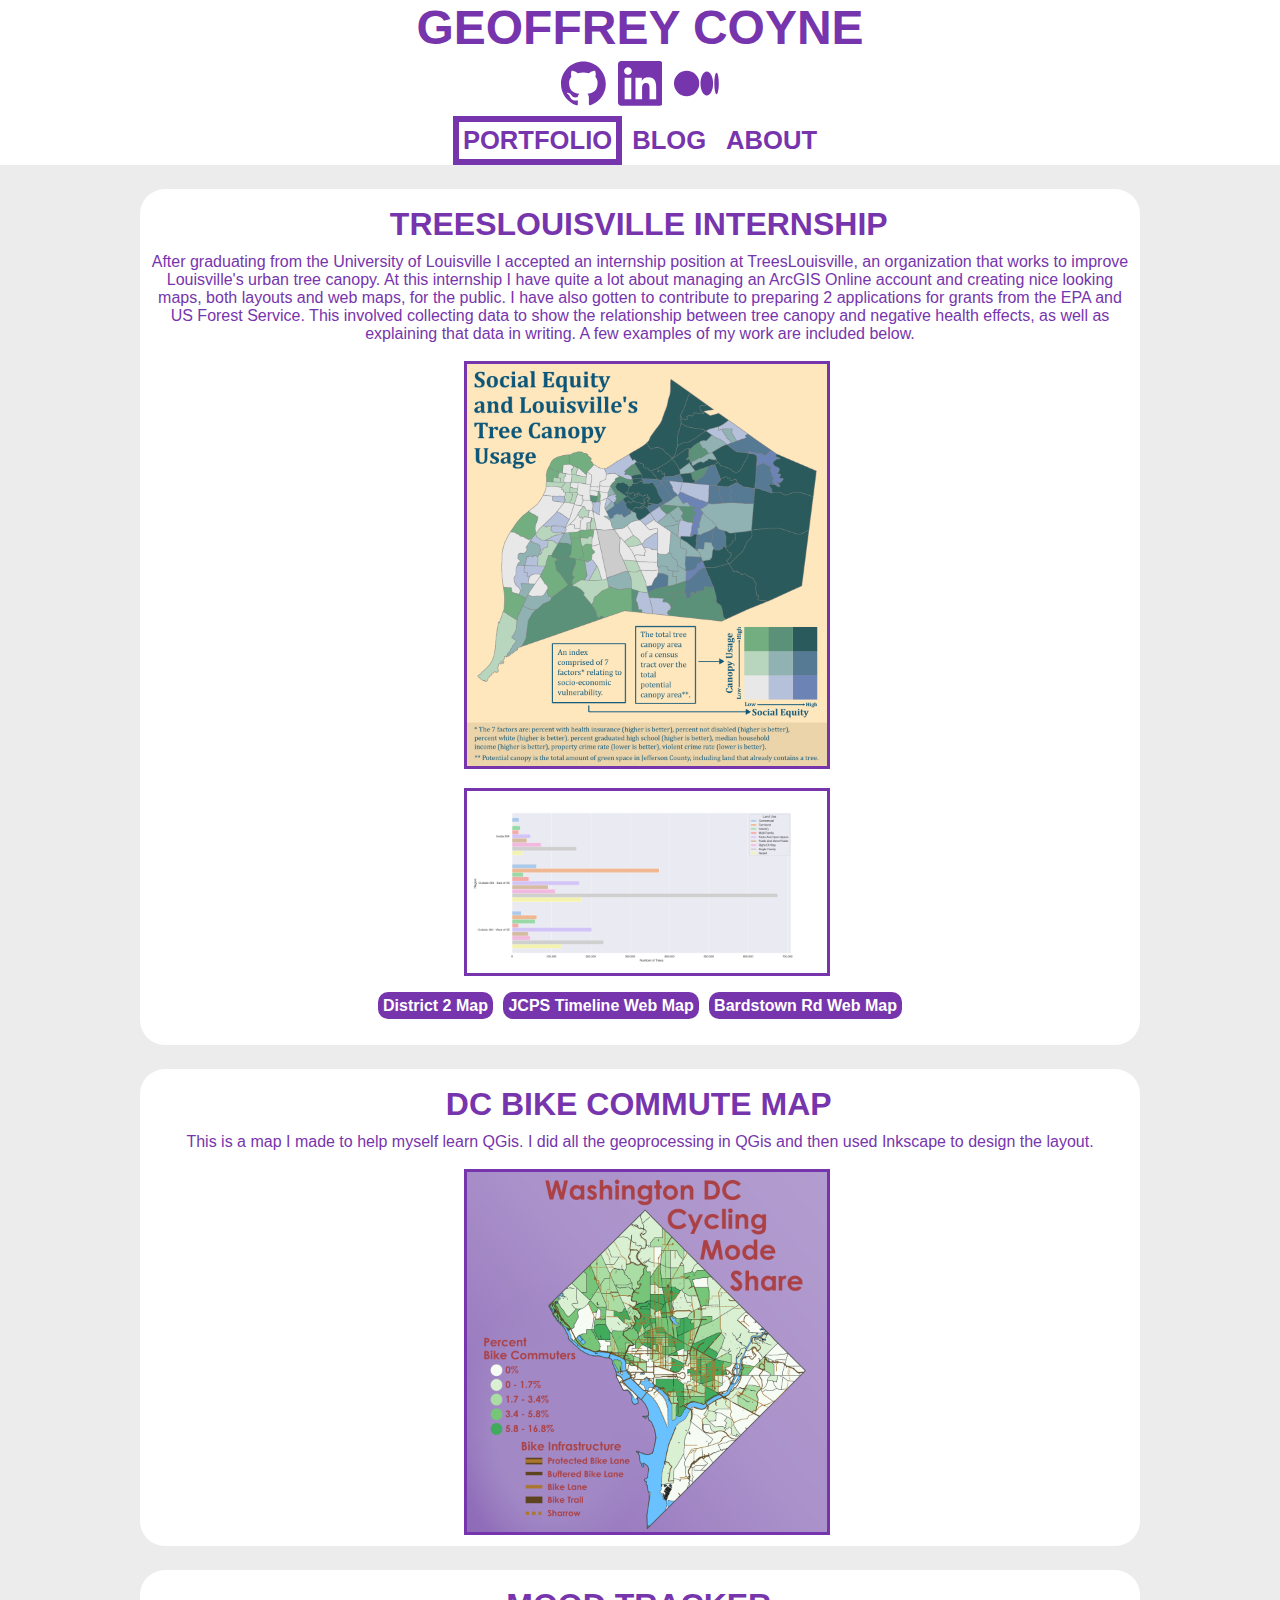
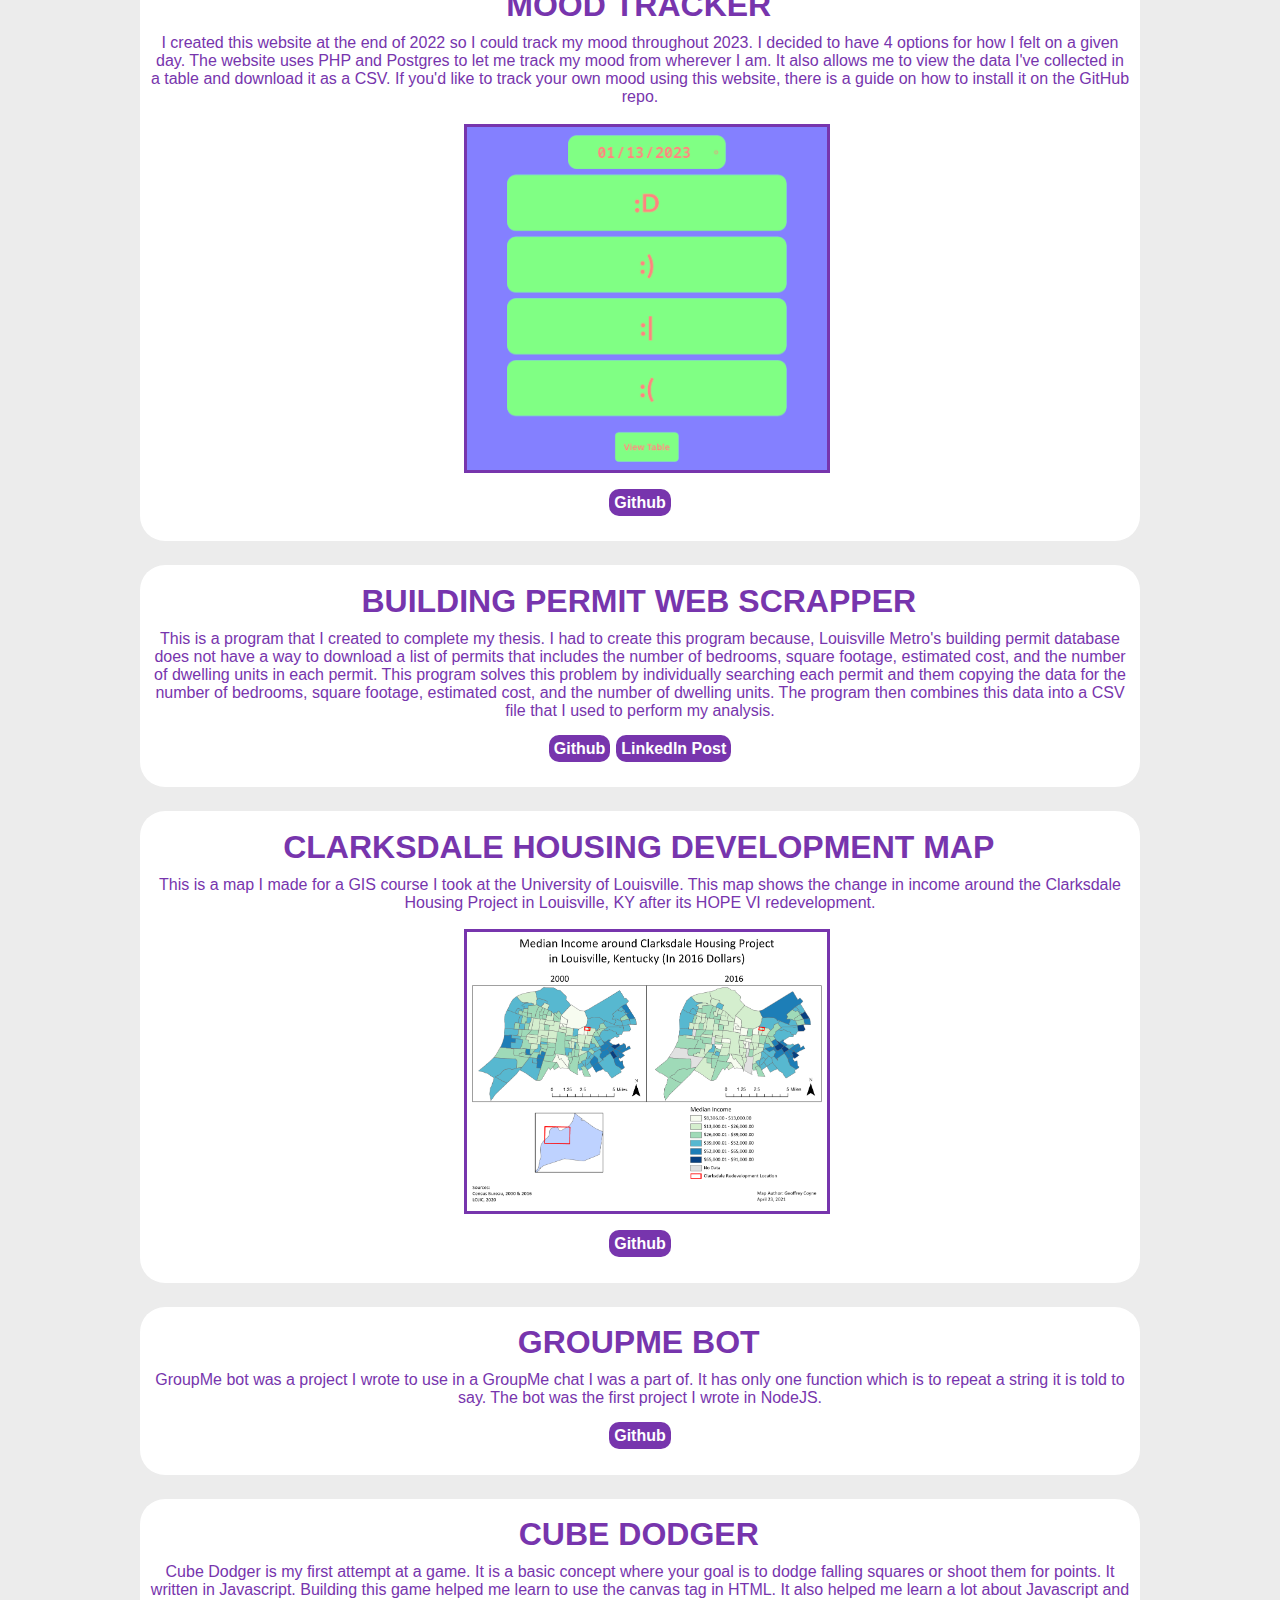
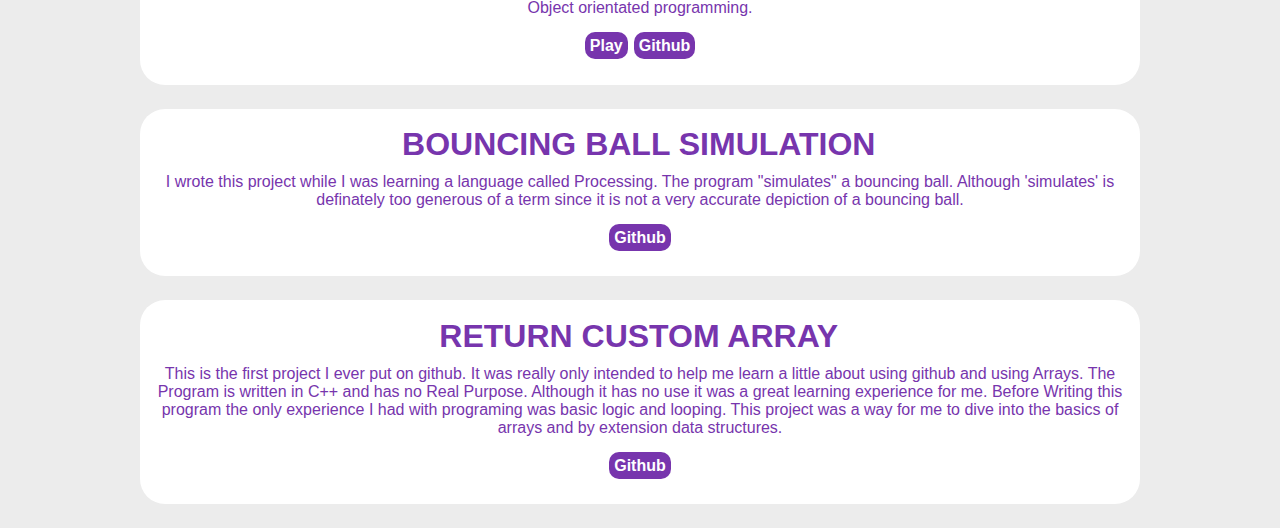
<file: index.html>
<!DOCTYPE html>
<html>
    <head>
        <meta charset="UTF-8">
        <title>Geoffrey's Site</title>
        <link rel="apple-touch-icon" sizes="180x180" href="/apple-touch-icon.png">
        <link rel="icon" type="image/png" sizes="32x32" href="/favicon-32x32.png">
        <link rel="icon" type="image/png" sizes="16x16" href="/favicon-16x16.png">
        <link rel="manifest" href="/site.webmanifest">
        <link rel="mask-icon" href="/safari-pinned-tab.svg" color="#5bbad5">
        <meta name="msapplication-TileColor" content="#da532c">
        <meta name="theme-color" content="#ffffff">
        <link id="stylesheet-link" rel="stylesheet" type="text/css" href="style-lightmode.css">
        <script src="script.js"></script>
    </head>
    <body>
        <header>
            <a onclick="switchLights()" title=" Flip the Light Switch"><h1>Geoffrey Coyne</h1></a>
            <div id="links">
                <div><a id="github" href="https://github.com/geoffcoyne"><svg role="img" viewBox="0 0 24 24" xmlns="http://www.w3.org/2000/svg"><path d="M12 .297c-6.63 0-12 5.373-12 12 0 5.303 3.438 9.8 8.205 11.385.6.113.82-.258.82-.577 0-.285-.01-1.04-.015-2.04-3.338.724-4.042-1.61-4.042-1.61C4.422 18.07 3.633 17.7 3.633 17.7c-1.087-.744.084-.729.084-.729 1.205.084 1.838 1.236 1.838 1.236 1.07 1.835 2.809 1.305 3.495.998.108-.776.417-1.305.76-1.605-2.665-.3-5.466-1.332-5.466-5.93 0-1.31.465-2.38 1.235-3.22-.135-.303-.54-1.523.105-3.176 0 0 1.005-.322 3.3 1.23.96-.267 1.98-.399 3-.405 1.02.006 2.04.138 3 .405 2.28-1.552 3.285-1.23 3.285-1.23.645 1.653.24 2.873.12 3.176.765.84 1.23 1.91 1.23 3.22 0 4.61-2.805 5.625-5.475 5.92.42.36.81 1.096.81 2.22 0 1.606-.015 2.896-.015 3.286 0 .315.21.69.825.57C20.565 22.092 24 17.592 24 12.297c0-6.627-5.373-12-12-12"/></svg></a></div>
                <div><a id="linkedin" href="https://www.linkedin.com/in/geoffrey-coyne-46316918b"><svg role="img" viewBox="0 0 24 24" xmlns="http://www.w3.org/2000/svg"><title>LinkedIn</title><path d="M20.447 20.452h-3.554v-5.569c0-1.328-.027-3.037-1.852-3.037-1.853 0-2.136 1.445-2.136 2.939v5.667H9.351V9h3.414v1.561h.046c.477-.9 1.637-1.85 3.37-1.85 3.601 0 4.267 2.37 4.267 5.455v6.286zM5.337 7.433c-1.144 0-2.063-.926-2.063-2.065 0-1.138.92-2.063 2.063-2.063 1.14 0 2.064.925 2.064 2.063 0 1.139-.925 2.065-2.064 2.065zm1.782 13.019H3.555V9h3.564v11.452zM22.225 0H1.771C.792 0 0 .774 0 1.729v20.542C0 23.227.792 24 1.771 24h20.451C23.2 24 24 23.227 24 22.271V1.729C24 .774 23.2 0 22.222 0h.003z"/></svg></a></div>
                <div><a id="medium" href="https://medium.com/@gmancoyne"><svg role="img" viewBox="0 0 24 24" xmlns="http://www.w3.org/2000/svg"><title>Medium</title><path d="M13.54 12a6.8 6.8 0 01-6.77 6.82A6.8 6.8 0 010 12a6.8 6.8 0 016.77-6.82A6.8 6.8 0 0113.54 12zM20.96 12c0 3.54-1.51 6.42-3.38 6.42-1.87 0-3.39-2.88-3.39-6.42s1.52-6.42 3.39-6.42 3.38 2.88 3.38 6.42M24 12c0 3.17-.53 5.75-1.19 5.75-.66 0-1.19-2.58-1.19-5.75s.53-5.75 1.19-5.75C23.47 6.25 24 8.83 24 12z"/></svg></a></div>
            </div>
        </header> 
        <nav>
            <div class="navbaritem" id="activepage"><a href="index.html">Portfolio</a></div>
            <div class="navbaritem"><a href="blogs.html">Blog</a></div>
            <div class="navbaritem"><a href="about.html">About</a></div>
        </nav>  
        <article>
            <div class="post">
                <h2>Return Custom Array</h2>
                <div class="postcontent">
                    <div class="posttext">
                        <p>This is the first project I ever put on github. It was really only intended to help me learn a little about using github and using Arrays. The Program is written in C++ and has no Real Purpose. Although it has no use it was a great learning experience for me. Before Writing this program the only experience I had with programing was basic logic and looping. This project was a way for me to dive into the basics of arrays and by extension data structures.</p>
                        <p class="postlink"><a href="https://github.com/geoffcoyne/Return-Custom-Array">Github</a></p>
                    </div>
                </div>
            </div>
            <div class="post">
                <h2>Bouncing Ball Simulation</h2>
                <div class="postcontent">
                    <div class="posttext">
                        <p>I wrote this project while I was learning a language called Processing. The program "simulates" a bouncing ball. Although 'simulates' is definately too generous of a term since it is not a very accurate depiction of a bouncing ball.</p>
                        <p class="postlink"><a href="https://github.com/geoffcoyne/Boucing-Ball-Simulation">Github</a></p>
                    </div>
                </div>
            </div>
            <div class="post">
                <h2>Cube Dodger</h2>
                <div class="postcontent">
                    <div class="posttext">
                        <p>Cube Dodger is my first attempt at a game. It is a basic concept where your goal is to dodge falling squares or shoot them for points. It written in Javascript. Building this game helped me learn to use the canvas tag in HTML. It also helped me learn a lot about Javascript and Object orientated programming.</p>
                        <p class="postlink"><a href="https://geoffcoyne.github.io/Cube-Dodger/">Play</a><a href="https://github.com/cheese917/Cube-Dodger">Github</a></p>
                    </div>
                </div>
            </div>
            <div class="post">
                <h2>GroupMe Bot</h2>
                <div class="postcontent">
                    <div class="posttext">
                        <p>GroupMe bot was a project I wrote to use in a GroupMe chat I was a part of. It has only one function which is to repeat a string it is told to say. The bot was the first project I wrote in NodeJS.</p>
                        <p class="postlink"><a href="https://github.com/geoffcoyne/GroupMe-Bot">Github</a></p>
                    </div>
                </div>
            </div>
            <div class="post">
                <h2>Clarksdale Housing Development Map</h2>
                <div class="postcontent">
                    <div class="posttext">
                        <p>This is a map I made for a GIS course I took at the University of Louisville. This map shows the change in income around the Clarksdale Housing Project in Louisville, KY after its HOPE VI redevelopment.</p>
                        <div class="postimage">
                            <a href="media/portfolio/Clarksdale.PNG"><image src="media/portfolio/Clarksdale.PNG" class="image"></image></a>
                        </div>
                        <p class="postlink"><a href="https://github.com/geoffcoyne/ClarksdaleHousingDevelopmentMap">Github</a></p>
                    </div>
                </div>
            </div>
            <div class="post">
                <h2>Building Permit Web Scrapper</h2>
                <div class="postcontent">
                    <div class="posttext">
                        <p>This is a program that I created to complete my thesis. I had to create this program because, Louisville Metro's building permit database does not have a way to download a list of permits that includes the number of bedrooms, square footage, estimated cost, and the number of dwelling units in each permit. This program solves this problem by individually searching each permit and them copying the data for the number of bedrooms, square footage, estimated cost, and the number of dwelling units. The program then combines this data into a CSV file that I used to perform my analysis.</p>
                        <p class="postlink"><a href="https://github.com/geoffcoyne/BuildingPermitWebScraper">Github</a><a href="https://www.linkedin.com/pulse/building-web-scraper-obtain-permits-louisville-ky-geoffrey-coyne/">LinkedIn Post</a></p>
                    </div>
                </div>
            </div>
            <div class="post">
                <h2>Mood Tracker</h2>
                <div class="postcontent">
                    <div class="posttext">
                        <p>I created this website at the end of 2022 so I could track my mood throughout 2023. I decided to have 4 options for how I felt on a given day. The website uses PHP and Postgres to let me track my mood from wherever I am. It also allows me to view the data I've collected in a table and download it as a CSV. If you'd like to track your own mood using this website, there is a guide on how to install it on the GitHub repo.</p>
                        <div class="postimage">
                            <a href="media/portfolio/homepage.png"><image src="media/portfolio/homepage.png" class="image"></image></a>
                        </div>
                        <p class="postlink"><a href="https://github.com/geoffcoyne/Mood-Tracker">Github</a></p>
                    </div>
                </div>
            </div>
            <div class="post">
                <h2>DC Bike Commute Map</h2>
                <div class="postcontent">
                    <div class="posttext">
                        <p>This is a map I made to help myself learn QGis. I did all the geoprocessing in QGis and then used Inkscape to design the layout.</p>
                        <div class="postimage">
                            <a href="media/portfolio/DCBikeCommutes.png"><image src="media/portfolio/DCBikeCommutes.png" class="image"></image></a>
                        </div>
                    </div>
                </div>
            </div>
            <div class="post">
                <h2>TreesLouisville Internship</h2>
                <div class="postcontent">
                    <div class="posttext">
                        <p>After graduating from the University of Louisville I accepted an internship position at TreesLouisville, an organization that works to improve Louisville's urban tree canopy. At this internship I have quite a lot about managing an ArcGIS Online account and creating nice looking maps, both layouts and web maps, for the public. I have also gotten to contribute to preparing 2 applications for grants from the EPA and US Forest Service. This involved collecting data to show the relationship between tree canopy and negative health effects, as well as explaining that data in writing. A few examples of my work are included below.</p>
                        <div class="postimage">
                            <a href="media/portfolio/AddendumSocialEquityCanopyRatioMap.png"><image src="media/portfolio/AddendumSocialEquityCanopyRatioMap.png" class="image"></image></a>
                        </div>
                        <div class="postimage">
                            <a href="media/portfolio/LandUsesAndInterstateGeographies.png"><image src="media/portfolio/LandUsesAndInterstateGeographies.png" class="image"></image></a>
                        </div>
                        <p class="postlink"><a href="media/portfolio/D2Projects.pdf">District 2 Map</a>
                        <a href="https://experience.arcgis.com/experience/5b4ba7be19424d2dbbefd68676d6ddb6/">JCPS Timeline Web Map</a>
                        <a href="https://experience.arcgis.com/experience/2a2b48f32c474144a74c453ebbc19878/">Bardstown Rd Web Map</a>
                    </div>
                </div>
            </div>
        </article>        
    </body>
</html>
</file>
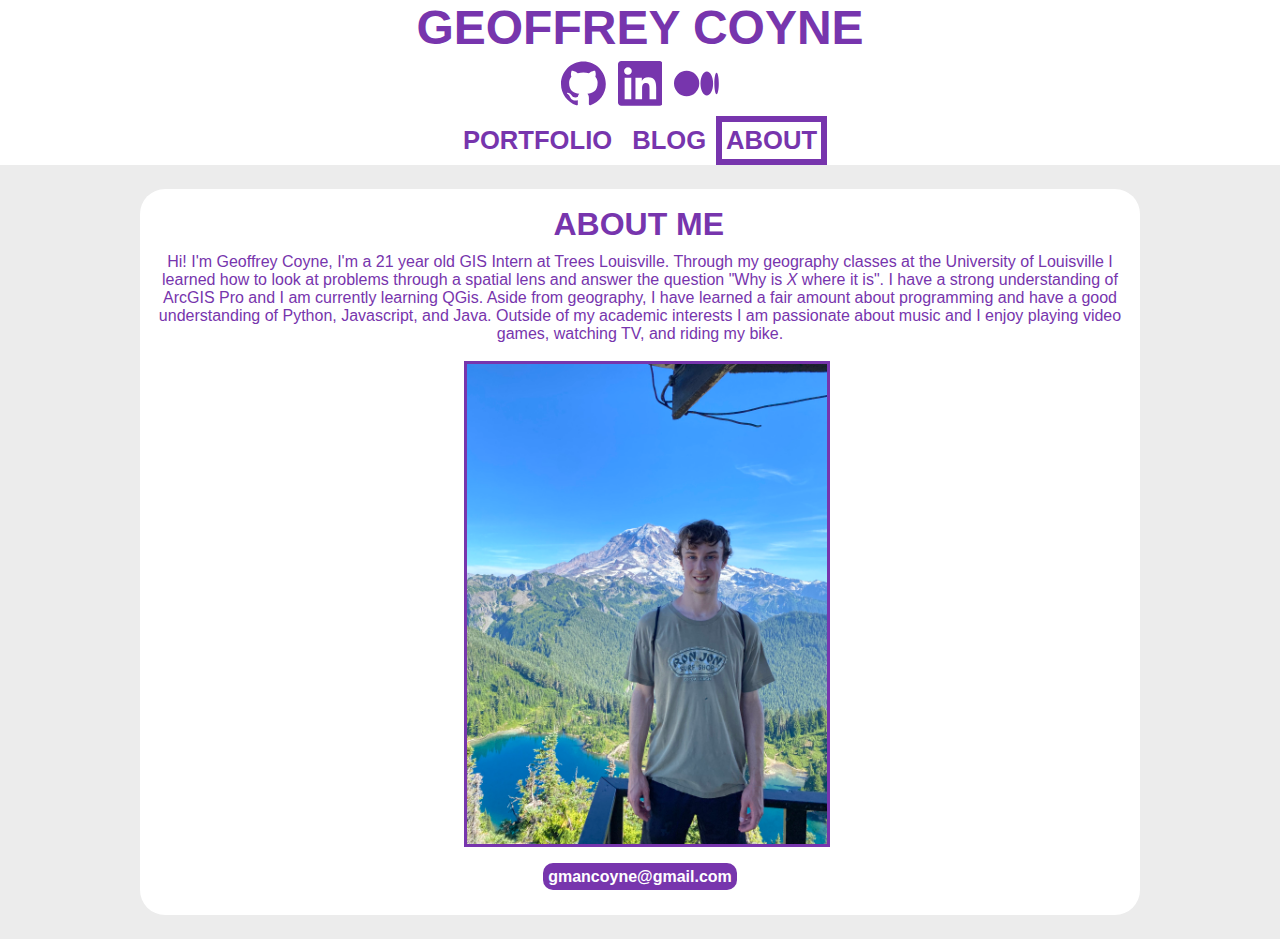
<file: about.html>
<!DOCTYPE html>
<html>
    <head>
        <meta charset="UTF-8">
        <title>Geoffrey's Site</title>
        <link rel="apple-touch-icon" sizes="180x180" href="/apple-touch-icon.png">
        <link rel="icon" type="image/png" sizes="32x32" href="/favicon-32x32.png">
        <link rel="icon" type="image/png" sizes="16x16" href="/favicon-16x16.png">
        <link rel="manifest" href="/site.webmanifest">
        <link rel="mask-icon" href="/safari-pinned-tab.svg" color="#5bbad5">
        <meta name="msapplication-TileColor" content="#da532c">
        <meta name="theme-color" content="#ffffff">
        <link id="stylesheet-link" rel="stylesheet" type="text/css" href="style-lightmode.css">
        <script src="script.js"></script>
    </head>
    <body>
        <header>
            <a onclick="switchLights()" title=" Flip the Light Switch"><h1>Geoffrey Coyne</h1></a>
            <div id="links">
                <div><a id="github" href="https://github.com/geoffcoyne"><svg role="img" viewBox="0 0 24 24" xmlns="http://www.w3.org/2000/svg"><path d="M12 .297c-6.63 0-12 5.373-12 12 0 5.303 3.438 9.8 8.205 11.385.6.113.82-.258.82-.577 0-.285-.01-1.04-.015-2.04-3.338.724-4.042-1.61-4.042-1.61C4.422 18.07 3.633 17.7 3.633 17.7c-1.087-.744.084-.729.084-.729 1.205.084 1.838 1.236 1.838 1.236 1.07 1.835 2.809 1.305 3.495.998.108-.776.417-1.305.76-1.605-2.665-.3-5.466-1.332-5.466-5.93 0-1.31.465-2.38 1.235-3.22-.135-.303-.54-1.523.105-3.176 0 0 1.005-.322 3.3 1.23.96-.267 1.98-.399 3-.405 1.02.006 2.04.138 3 .405 2.28-1.552 3.285-1.23 3.285-1.23.645 1.653.24 2.873.12 3.176.765.84 1.23 1.91 1.23 3.22 0 4.61-2.805 5.625-5.475 5.92.42.36.81 1.096.81 2.22 0 1.606-.015 2.896-.015 3.286 0 .315.21.69.825.57C20.565 22.092 24 17.592 24 12.297c0-6.627-5.373-12-12-12"/></svg></a></div>
                <div><a id="linkedin" href="https://www.linkedin.com/in/geoffrey-coyne-46316918b"><svg role="img" viewBox="0 0 24 24" xmlns="http://www.w3.org/2000/svg"><title>LinkedIn</title><path d="M20.447 20.452h-3.554v-5.569c0-1.328-.027-3.037-1.852-3.037-1.853 0-2.136 1.445-2.136 2.939v5.667H9.351V9h3.414v1.561h.046c.477-.9 1.637-1.85 3.37-1.85 3.601 0 4.267 2.37 4.267 5.455v6.286zM5.337 7.433c-1.144 0-2.063-.926-2.063-2.065 0-1.138.92-2.063 2.063-2.063 1.14 0 2.064.925 2.064 2.063 0 1.139-.925 2.065-2.064 2.065zm1.782 13.019H3.555V9h3.564v11.452zM22.225 0H1.771C.792 0 0 .774 0 1.729v20.542C0 23.227.792 24 1.771 24h20.451C23.2 24 24 23.227 24 22.271V1.729C24 .774 23.2 0 22.222 0h.003z"/></svg></a></div>
                <div><a id="medium" href="https://medium.com/@gmancoyne"><svg role="img" viewBox="0 0 24 24" xmlns="http://www.w3.org/2000/svg"><title>Medium</title><path d="M13.54 12a6.8 6.8 0 01-6.77 6.82A6.8 6.8 0 010 12a6.8 6.8 0 016.77-6.82A6.8 6.8 0 0113.54 12zM20.96 12c0 3.54-1.51 6.42-3.38 6.42-1.87 0-3.39-2.88-3.39-6.42s1.52-6.42 3.39-6.42 3.38 2.88 3.38 6.42M24 12c0 3.17-.53 5.75-1.19 5.75-.66 0-1.19-2.58-1.19-5.75s.53-5.75 1.19-5.75C23.47 6.25 24 8.83 24 12z"/></svg></a></div>
            </div>
        </header> 
        <nav>
            <div class="navbaritem"><a href="index.html">Portfolio</a></div>
            <div class="navbaritem"><a href="blogs.html">Blog</a></div>
            <div class="navbaritem" id="activepage"><a href="about.html">About</a></div>
        </nav>  
        <article>
            <div class="post">
                <h2>About Me</h2>
                <div class="postcontent">
                    <div class="posttext">
                        <p>Hi! I'm Geoffrey Coyne, I'm a 21 year old GIS Intern at Trees Louisville. Through my geography classes at the University of Louisville I learned how to look at problems through a spatial lens and answer the question "Why is <i>X</i> where it is". I have a strong understanding of ArcGIS Pro and I am currently learning QGis. Aside from geography, I have learned a fair amount about programming and have a good understanding of Python, Javascript, and Java. Outside of my academic interests I am passionate about music and I enjoy playing video games, watching TV, and riding my bike. </p>
                        <div class="postimage">
                            <a href="media/about/me.JPEG"><image src="media/about/me.JPEG" class="image"></image></a>
                        </div>
                        <p class="postlink"><a href="mailto: gmancoyne@gmail.com">gmancoyne@gmail.com</a></p> 
                    </div> 
                </div>
            </div>
        </article>        
    </body>
</html>
</file>
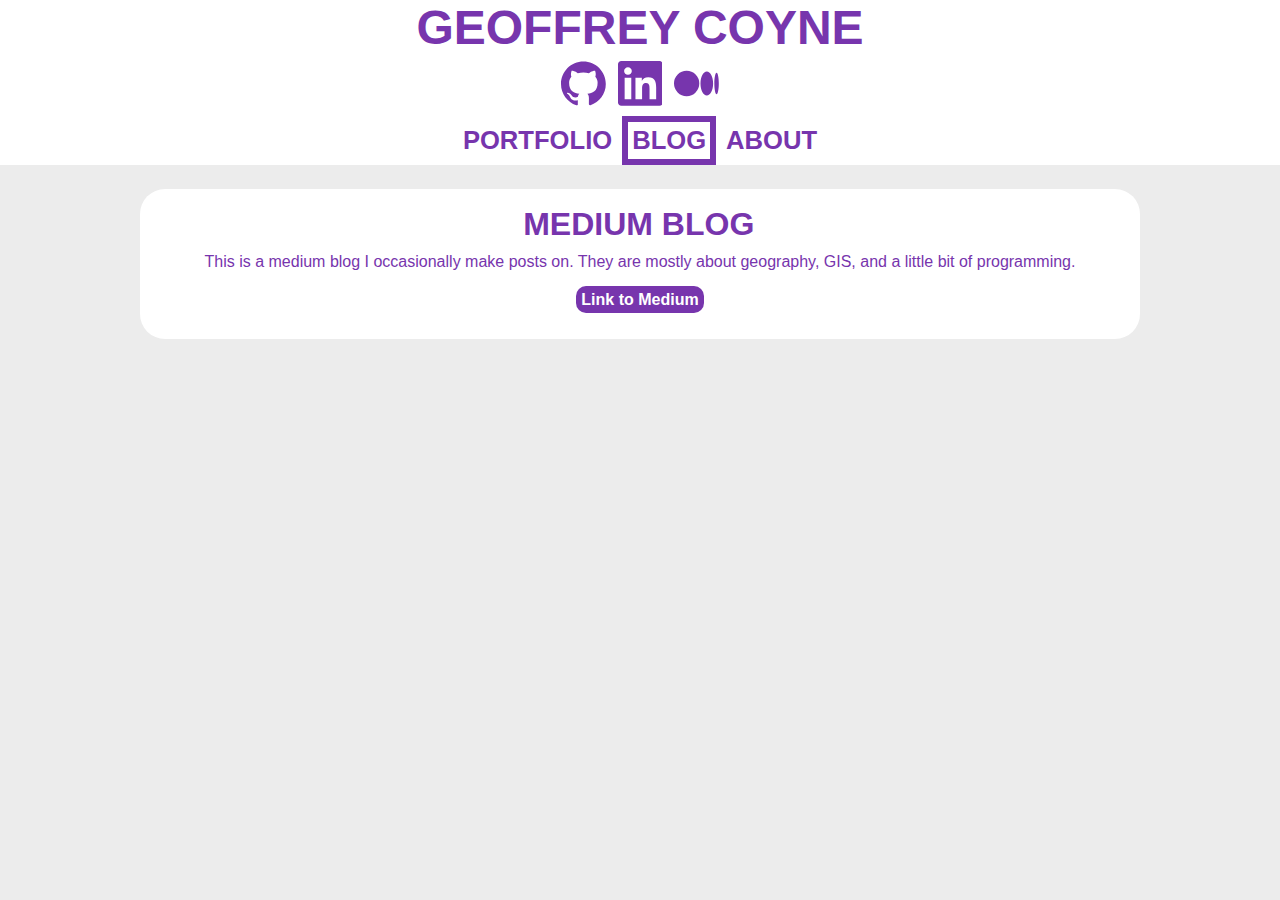
<file: blogs.html>
<!DOCTYPE html>
<html>
    <head>
        <meta charset="UTF-8">
        <title>Geoffrey's Site</title>
        <link rel="apple-touch-icon" sizes="180x180" href="/apple-touch-icon.png">
        <link rel="icon" type="image/png" sizes="32x32" href="/favicon-32x32.png">
        <link rel="icon" type="image/png" sizes="16x16" href="/favicon-16x16.png">
        <link rel="manifest" href="/site.webmanifest">
        <link rel="mask-icon" href="/safari-pinned-tab.svg" color="#5bbad5">
        <meta name="msapplication-TileColor" content="#da532c">
        <meta name="theme-color" content="#ffffff">
        <link id="stylesheet-link" rel="stylesheet" type="text/css" href="style-lightmode.css">
        <script src="script.js"></script>
    </head>
    <body>
        <header>
            <a onclick="switchLights()" title=" Flip the Light Switch"><h1>Geoffrey Coyne</h1></a>
            <div id="links">
                <div><a id="github" href="https://github.com/geoffcoyne"><svg role="img" viewBox="0 0 24 24" xmlns="http://www.w3.org/2000/svg"><path d="M12 .297c-6.63 0-12 5.373-12 12 0 5.303 3.438 9.8 8.205 11.385.6.113.82-.258.82-.577 0-.285-.01-1.04-.015-2.04-3.338.724-4.042-1.61-4.042-1.61C4.422 18.07 3.633 17.7 3.633 17.7c-1.087-.744.084-.729.084-.729 1.205.084 1.838 1.236 1.838 1.236 1.07 1.835 2.809 1.305 3.495.998.108-.776.417-1.305.76-1.605-2.665-.3-5.466-1.332-5.466-5.93 0-1.31.465-2.38 1.235-3.22-.135-.303-.54-1.523.105-3.176 0 0 1.005-.322 3.3 1.23.96-.267 1.98-.399 3-.405 1.02.006 2.04.138 3 .405 2.28-1.552 3.285-1.23 3.285-1.23.645 1.653.24 2.873.12 3.176.765.84 1.23 1.91 1.23 3.22 0 4.61-2.805 5.625-5.475 5.92.42.36.81 1.096.81 2.22 0 1.606-.015 2.896-.015 3.286 0 .315.21.69.825.57C20.565 22.092 24 17.592 24 12.297c0-6.627-5.373-12-12-12"/></svg></a></div>
                <div><a id="linkedin" href="https://www.linkedin.com/in/geoffrey-coyne-46316918b"><svg role="img" viewBox="0 0 24 24" xmlns="http://www.w3.org/2000/svg"><title>LinkedIn</title><path d="M20.447 20.452h-3.554v-5.569c0-1.328-.027-3.037-1.852-3.037-1.853 0-2.136 1.445-2.136 2.939v5.667H9.351V9h3.414v1.561h.046c.477-.9 1.637-1.85 3.37-1.85 3.601 0 4.267 2.37 4.267 5.455v6.286zM5.337 7.433c-1.144 0-2.063-.926-2.063-2.065 0-1.138.92-2.063 2.063-2.063 1.14 0 2.064.925 2.064 2.063 0 1.139-.925 2.065-2.064 2.065zm1.782 13.019H3.555V9h3.564v11.452zM22.225 0H1.771C.792 0 0 .774 0 1.729v20.542C0 23.227.792 24 1.771 24h20.451C23.2 24 24 23.227 24 22.271V1.729C24 .774 23.2 0 22.222 0h.003z"/></svg></a></div>
                <div><a id="medium" href="https://medium.com/@gmancoyne"><svg role="img" viewBox="0 0 24 24" xmlns="http://www.w3.org/2000/svg"><title>Medium</title><path d="M13.54 12a6.8 6.8 0 01-6.77 6.82A6.8 6.8 0 010 12a6.8 6.8 0 016.77-6.82A6.8 6.8 0 0113.54 12zM20.96 12c0 3.54-1.51 6.42-3.38 6.42-1.87 0-3.39-2.88-3.39-6.42s1.52-6.42 3.39-6.42 3.38 2.88 3.38 6.42M24 12c0 3.17-.53 5.75-1.19 5.75-.66 0-1.19-2.58-1.19-5.75s.53-5.75 1.19-5.75C23.47 6.25 24 8.83 24 12z"/></svg></a></div>
            </div>
        </header> 
        <nav>
            <div class="navbaritem"><a href="index.html">Portfolio</a></div>
            <div class="navbaritem" id="activepage"><a href="blogs.html">Blog</a></div>
            <div class="navbaritem"><a href="about.html">About</a></div>
        </nav>  
        <article>
            <div class="post">
                <h2>Medium Blog</h2>
                <div class="postcontent">
                    <div class="posttext">
                        <p>This is a medium blog I occasionally make posts on. They are mostly about geography, GIS, and a little bit of programming.</p>
                        <p class="postlink"><a href="https://medium.com/@gmancoyne">Link to Medium</a></p>
                    </div>
                </div>
            </div>
        </article>
    </body>
</html>
</file>
<file: style-lightmode.css>
/* Varibles */

:root {
    --main-bg-color: #ececec;
    --item-bg-color: #ffffff;
}

/* CSS Tags */

body {
    animation: articleflyinbody .75s linear 0s 1;
    background-color: var(--main-bg-color);
    color:#000000;
    font-family: sans-serif;
    margin: 0px;
    margin-bottom: 24px;
}
a {
    text-decoration: none;
    cursor: pointer;
}
header{
    display: flex;
    flex-direction: column;
    align-items:center; 
    background-color: var(--item-bg-color);
}
article{
    animation: articleflyin .75s linear 0s 1;
    display: flex;
    flex-direction: column-reverse;
    color:#7735ad;
    align-items: center;
}

.post {
    background-color: var(--item-bg-color);
    margin: 24px;
    margin-bottom: 0px;
    padding: 15px, 1.5vw, 15px, 1.5vw;
    border-radius: 25px;
    max-width: 1000px;
    min-width: 1000px;
}
.postcontent {
    display: flex;
    flex-direction: column;
    justify-content: center;
    margin-top: 0px;
    flex-wrap: nowrap;
    padding-left: 1%;
    padding-right: 1%;
}
.posttext {
    display: flex;
    flex-direction: column;
    justify-content: center;

}
.postlink {
    text-align: center;
    font-weight: bold; 
    margin: 1% 3px 2% 3px;
}
.postlink a {
    color: var(--item-bg-color);
    padding: 5px;
    background-color: #7735ad; 
    border-radius: 10px;
    margin: 3px;
}
.postlink a:hover {
    animation: postlink .2s linear 0s 1;
    background-color: #7735ad; 
    border-radius: 10px;
    color: #65ff98;
}

.postimage {
    align-self: center;
}
.image {
    border: 3px solid #7735ad;
    margin: 2%;
    max-width: 40vh;
}
p {
    padding-bottom: 10px;
    margin: 0px;
    text-align: center;
}
h1 {
    margin: 0px;
    font-size: 3em;  
}
h1, h2, h3{
    color: #7735ad;
    text-align: center;
    text-transform: uppercase;
}
h2 {
    font-size: 2em;
    margin: 1.75% 1% 1% .75%;
}
#links svg {
    fill: #7735ad;
}
#links div {
    width: 2.8em;
    padding: 6px;
}
#links{
    display: flex; 
    flex-direction: row;
    flex-wrap: wrap;
}
.navbaritem a {
    text-decoration: none;
    font-size: 1.6em;
    text-transform: uppercase;
    font-weight: bold; 
    color: #7735ad;
}
.navbaritem {
    padding: 10px;
    background-color: var(--item-bg-color);
}
.navbaritem:hover{
    animation: border .2s linear 0s 1;
    padding: 4px;
    border: 6px solid #7735ad
}

#activepage:hover {
    animation: borderactive .2s linear 0s 1;
    padding: 4px;
    border: 6px solid #7735ad;
}
#activepage {
    padding: 4px;
    border: 6px solid #7735ad;
    color: #7735ad;
}
nav {
    display: flex;
    flex-direction: row;
    justify-content: center;
    flex-wrap: wrap;
    background-color: var(--item-bg-color);
}

/*Animations*/

@keyframes border {
    from {border: 0px solid #7735ad; padding: 10px;}
    to {border: 6px solid #7735ad; padding: 4px;}
}

@keyframes borderactive {
    from {border: 6px solid #7735ad; padding: 4px;}
    to {border: 6px solid #7735ad; padding: 4px;}
}

@keyframes postlink {
    from {background-color: #7735ad; border-radius: 10px; color: var(--item-bg-color);}
    to {background-color: #7735ad; border-radius: 10px; color: #65ff98;}
}

@keyframes articleflyin {
    0% {
        margin-top: 150vw;

    }
    25% {
        margin-top: 70vw;
    }
    50% {
        margin-top: 30vw;
    }
    75% {
        margin-top: 10vw;
    }
    100% {
        margin-top: 0px;
    }
}

@keyframes articleflyinbody {
    0% {
        overflow: hidden;
    }
    90% {
        overflow: hidden;
    }
    100% {
        margin-top: 0px;
        overflow: auto;
    }
}
</file>
